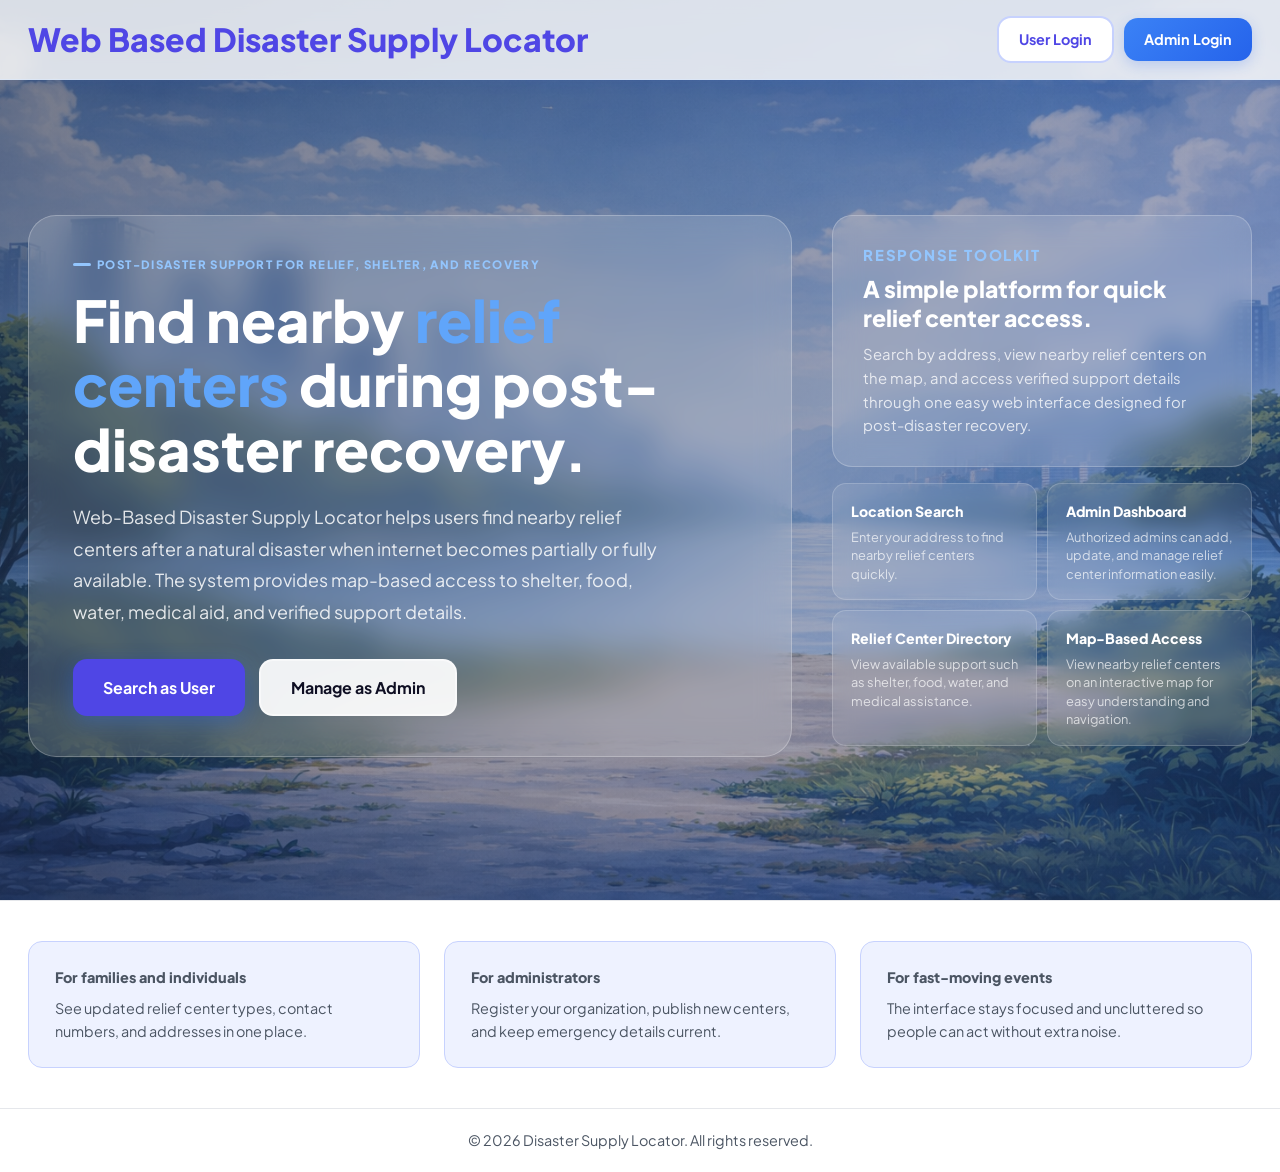
<file: index.html>
<!DOCTYPE html>
<html lang="en">

<head>
  <meta charset="UTF-8" />
  <meta name="viewport" content="width=device-width, initial-scale=1.0" />
  <title>Disaster Supply Locator</title>
  <link rel="preconnect" href="https://fonts.googleapis.com" />
  <link rel="preconnect" href="https://fonts.gstatic.com" crossorigin />
  <link href="https://fonts.googleapis.com/css2?family=Plus+Jakarta+Sans:wght@400;500;600;700;800;900&display=swap"
    rel="stylesheet" />
  <link rel="stylesheet" href="style.css" />
</head>

<body data-page="home">
  <div class="page-wrapper landing-page">
    <header class="site-header site-header--floating">
      <div class="nav-container container">
        <a href="index.html" class="logo"><span>Web Based Disaster Supply</span> <span>Locator</span></a>
        <div class="header-buttons">
          <a href="user-auth.html" class="btn btn-outline">User Login</a>
          <a href="admin-auth.html" class="btn btn-primary">Admin Login</a>
        </div>
      </div>
    </header>

    <main class="hero-section">
      <div class="hero-overlay">
        <div class="container hero-grid">
          <section class="glass-panel hero-copy">
            <p class="eyebrow">POST-DISASTER SUPPORT FOR RELIEF, SHELTER, AND RECOVERY</p>
            <h1>Find nearby <span>relief centers </span>during post-disaster recovery.</h1>
            <p class="hero-lead">
              Web-Based Disaster Supply Locator helps users find nearby relief centers after a natural disaster when
              internet becomes partially or fully available. The system provides map-based access to shelter, food,
              water, medical aid, and verified support details.
            </p>

            <div class="hero-buttons">
              <a href="user-auth.html" class="btn hero-btn-primary">Search as User</a>
              <a href="admin-auth.html" class="btn hero-btn-secondary">Manage as Admin</a>
            </div>
          </section>

          <aside class="hero-side">
            <div class="hero-status-card">
              <p class="status-kicker">Response toolkit</p>
              <h2>A simple platform for quick relief center access.</h2>
              <p>
                Search by address, view nearby relief centers on the map, and access verified support details through
                one easy web interface designed for post-disaster recovery.
              </p>
            </div>

            <div class="hero-metrics">
              <article class="metric-card">
                <strong>Location Search</strong>
                <span>Enter your address to find nearby relief centers quickly.</span>
              </article>
              <article class="metric-card">
                <strong>Admin Dashboard</strong>
                <span>Authorized admins can add, update, and manage relief center information easily.</span>
              </article>
              <article class="metric-card">
                <strong>Relief Center Directory</strong>
                <span>View available support such as shelter, food, water, and medical assistance.</span>
              </article>
              <article class="metric-card">
                <strong>Map-Based Access</strong>
                <span>View nearby relief centers on an interactive map for easy understanding and navigation.</span>
              </article>
            </div>
          </aside>
        </div>
      </div>
    </main>

    <section class="info-section">
      <div class="container info-grid">
        <article class="info-card">
          <p class="info-card-title">For families and individuals</p>
          <p>See updated relief center types, contact numbers, and addresses in one place.</p>
        </article>
        <article class="info-card">
          <p class="info-card-title">For administrators</p>
          <p>Register your organization, publish new centers, and keep emergency details current.</p>
        </article>
        <article class="info-card">
          <p class="info-card-title">For fast-moving events</p>
          <p>The interface stays focused and uncluttered so people can act without extra noise.</p>
        </article>
      </div>
    </section>

    <footer class="site-footer">
      <div class="container footer-content">
        <p>&copy; 2026 Disaster Supply Locator. All rights reserved.</p>
      </div>
    </footer>
  </div>

  <script src="app_new.js"></script>
</body>

</html>
</file>
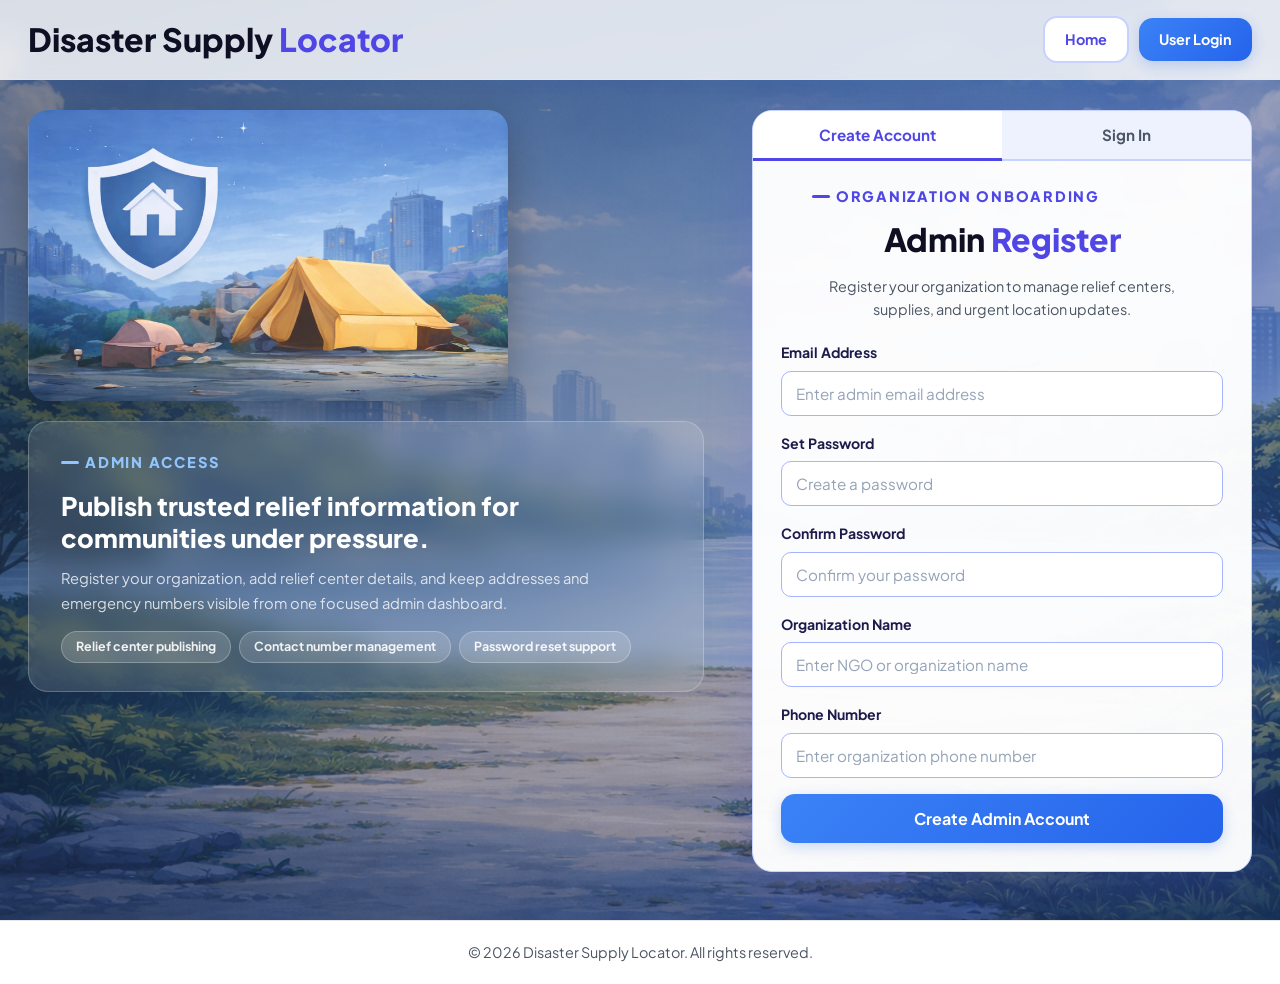
<file: admin-auth.html>
<!DOCTYPE html>
<html lang="en">
<head>
  <meta charset="UTF-8" />
  <meta name="viewport" content="width=device-width, initial-scale=1.0" />
  <title>Admin Access | Disaster Supply Locator</title>
  <link rel="preconnect" href="https://fonts.googleapis.com" />
  <link rel="preconnect" href="https://fonts.gstatic.com" crossorigin />
  <link href="https://fonts.googleapis.com/css2?family=Plus+Jakarta+Sans:wght@400;500;600;700;800;900&display=swap" rel="stylesheet" />
  <link rel="stylesheet" href="style.css" />
</head>
<body data-page="admin-auth">
  <div class="auth-page-shell">
    <header class="site-header site-header--floating">
      <div class="nav-container container">
        <a href="index.html" class="logo">Disaster Supply <span>Locator</span></a>
        <div class="header-buttons">
          <a href="index.html" class="btn btn-outline">Home</a>
          <a href="user-auth.html" class="btn btn-primary">User Login</a>
        </div>
      </div>
    </header>

    <main class="auth-page">
      <div class="auth-overlay">
        <div class="container auth-layout">
          <section class="auth-visual admin-auth-visual">
            <img src="sidebar-top.png" alt="Relief shelter and protection illustration" class="auth-badge-art auth-badge-art--wide" />
            <div class="auth-visual-card">
              <p class="eyebrow">Admin access</p>
              <h1>Publish trusted relief information for communities under pressure.</h1>
              <p>
                Register your organization, add relief center details, and keep addresses and
                emergency numbers visible from one focused admin dashboard.
              </p>
              <div class="auth-chip-row">
                <span class="auth-chip">Relief center publishing</span>
                <span class="auth-chip">Contact number management</span>
                <span class="auth-chip">Password reset support</span>
              </div>
            </div>
          </section>

          <section class="auth-card auth-card-wide">
            <div class="auth-toggle">
              <button class="toggle-btn active" id="adminRegisterToggleBtn" type="button">Create Account</button>
              <button class="toggle-btn" id="adminSigninToggleBtn" type="button">Sign In</button>
            </div>

            <div id="adminRegisterForm" class="auth-panel active-panel">
              <div class="auth-card-header">
                <p class="section-kicker">Organization onboarding</p>
                <h2>Admin <span>Register</span></h2>
                <p>Register your organization to manage relief centers, supplies, and urgent location updates.</p>
              </div>

              <form class="auth-form" id="adminRegisterActualForm">
                <div class="form-group">
                  <label for="adminEmail">Email Address</label>
                  <input type="email" id="adminEmail" placeholder="Enter admin email address" required />
                </div>

                <div class="form-group">
                  <label for="adminPassword">Set Password</label>
                  <input type="password" id="adminPassword" placeholder="Create a password" required />
                </div>

                <div class="form-group">
                  <label for="adminConfirmPassword">Confirm Password</label>
                  <input type="password" id="adminConfirmPassword" placeholder="Confirm your password" required />
                </div>

                <div class="form-group">
                  <label for="companyName">Organization Name</label>
                  <input type="text" id="companyName" placeholder="Enter NGO or organization name" required />
                </div>

                <div class="form-group">
                  <label for="adminPhone">Phone Number</label>
                  <input type="tel" id="adminPhone" placeholder="Enter organization phone number" required />
                </div>

                <button type="submit" class="submit-btn">Create Admin Account</button>
              </form>
            </div>

            <div id="adminSigninForm" class="auth-panel">
              <div class="auth-card-header">
                <p class="section-kicker">Returning administrator</p>
                <h2>Admin <span>Sign In</span></h2>
                <p>Enter your organization credentials to manage live relief center information.</p>
              </div>

              <form class="auth-form" id="adminSigninActualForm">
                <div class="form-group">
                  <label for="signinAdminEmail">Email Address</label>
                  <input type="email" id="signinAdminEmail" placeholder="Enter admin email address" required />
                </div>

                <div class="form-group">
                  <label for="signinAdminPassword">Password</label>
                  <input type="password" id="signinAdminPassword" placeholder="Enter password" required />
                </div>

                <button type="submit" class="submit-btn">Sign In</button>
              </form>

              <div class="forgot-password-box">
                <button type="button" class="forgot-password-btn" id="showResetPasswordBtn">Reset password</button>
              </div>

              <div class="reset-password-panel" id="resetPasswordPanel">
                <form class="auth-form reset-form" id="adminResetPasswordForm">
                  <div class="form-group">
                    <label for="resetAdminEmail">Email Address</label>
                    <input type="email" id="resetAdminEmail" placeholder="Enter your registered email" required />
                  </div>

                  <div class="form-group">
                    <label for="newAdminPassword">New Password</label>
                    <input type="password" id="newAdminPassword" placeholder="Enter a new password" required />
                  </div>

                  <div class="form-group">
                    <label for="confirmNewAdminPassword">Confirm New Password</label>
                    <input type="password" id="confirmNewAdminPassword" placeholder="Confirm the new password" required />
                  </div>

                  <button type="submit" class="submit-btn">Save New Password</button>
                </form>
              </div>
            </div>
          </section>
        </div>
      </div>
    </main>

    <footer class="site-footer">
      <div class="container footer-content">
        <p>&copy; 2026 Disaster Supply Locator. All rights reserved.</p>
      </div>
    </footer>
  </div>

  <script src="app_new.js"></script>
</body>
</html>
</file>
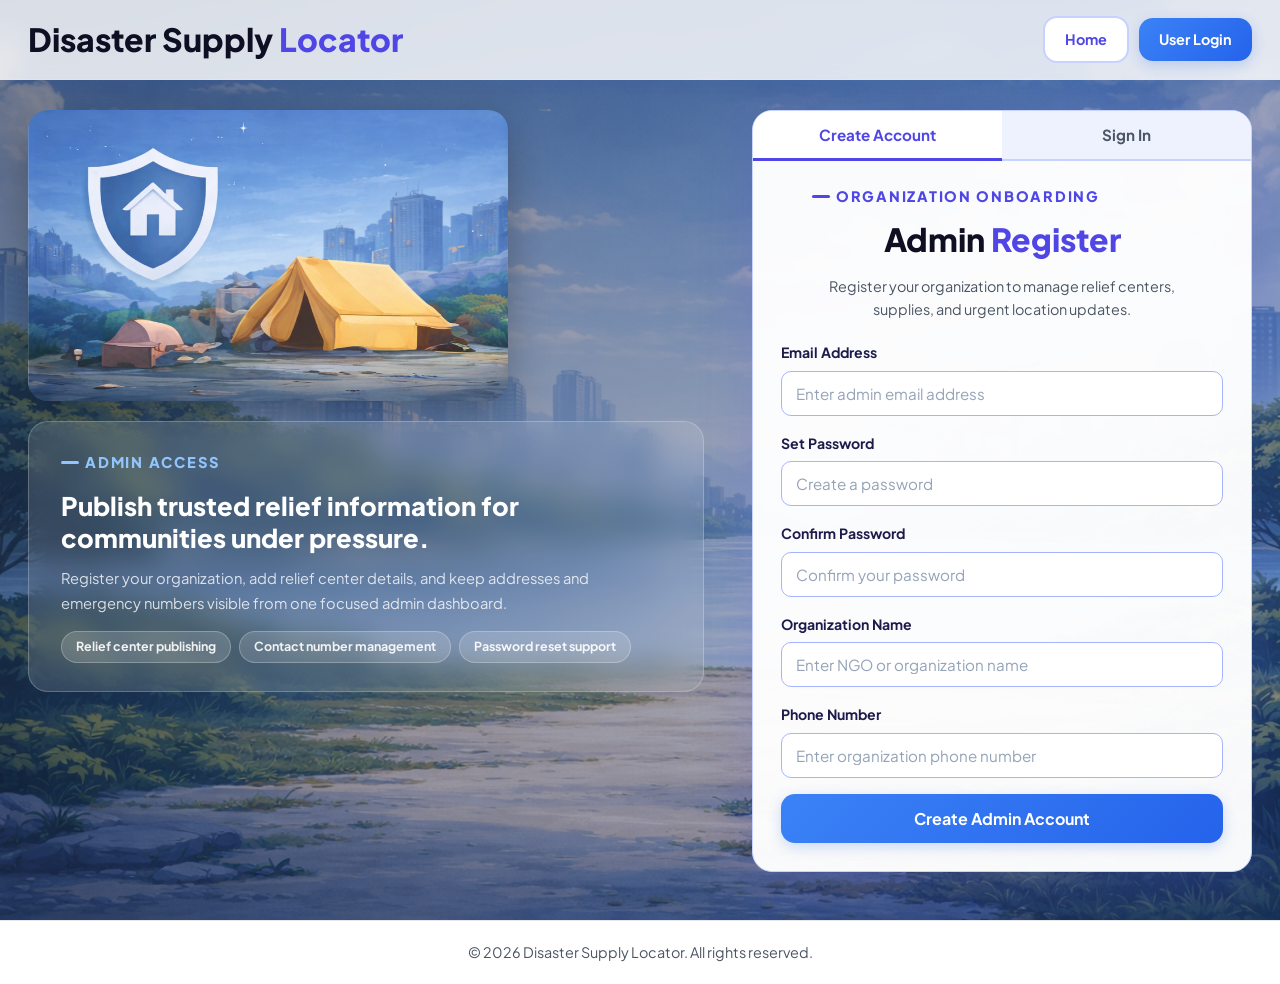
<file: admin-dashboard.html>
<!DOCTYPE html>
<html lang="en">

<head>
  <meta charset="UTF-8" />
  <meta name="viewport" content="width=device-width, initial-scale=1.0" />
  <title>Admin Dashboard | Disaster Supply Locator</title>
  <link rel="preconnect" href="https://fonts.googleapis.com" />
  <link rel="preconnect" href="https://fonts.gstatic.com" crossorigin />
  <link href="https://fonts.googleapis.com/css2?family=Plus+Jakarta+Sans:wght@400;500;600;700;800;900&display=swap"
    rel="stylesheet" />
  <link rel="stylesheet" href="style.css" />
</head>

<body data-page="admin-dashboard">
  <div class="admin-wrapper">
    <header class="admin-header">
      <div class="header-left">
        <div>
          <p class="page-kicker">Command center</p>
          <h1 class="brand-title">Disaster Supply <span>Locator</span></h1>
        </div>
        <div class="page-title-wrap">
          <h2 class="page-title" id="pageTitle">Admin Dashboard</h2>
          <p class="page-subtitle" id="adminSubtitle">Manage relief center records, contacts, and emergency updates.</p>
        </div>
      </div>

      <div class="header-right">
        <button class="top-btn light-btn" id="editBtn" type="button">Manage Centers</button>
        <button class="top-btn primary-btn" id="logoutTopBtn" type="button">Logout</button>
      </div>
    </header>

    <div class="admin-main">
      <aside class="sidebar">
        <div class="sidebar-image top-image" id="sidebarTopImage" aria-hidden="true"></div>
        <nav class="sidebar-nav" id="sidebarNav"></nav>
        <div class="sidebar-image bottom-image" id="sidebarBottomImage" aria-hidden="true"></div>
      </aside>

      <main class="content-area">
        <section class="content-card view-section dashboard-view active-view" id="dashboardView">
          <div class="card-header">
            <div>
              <p class="section-kicker">Live registry</p>
              <h3>Relief Centers</h3>
            </div>
            <button class="small-action-btn top-right-btn" id="organizationInfoBtn" type="button">Organization
              Info</button>
          </div>

          <div class="card-controls">
            <button class="filter-btn" id="totalItemsBtn" type="button">0 Centers</button>
            <button class="small-action-btn" id="addCenterTopBtn" type="button">Add Center</button>
          </div>

          <div class="table-wrapper">
            <table class="relief-table" id="reliefTable">
              <thead>
                <tr>
                  <th>Relief Center</th>
                  <th>Relief Type</th>
                  <th>Address</th>
                  <th>Organization Phone</th>
                  <th>Last Updated</th>
                  <th>Delete</th>
                </tr>
              </thead>
              <tbody id="reliefTableBody"></tbody>
            </table>

            <div class="empty-state" id="emptyState">
              <p>No relief centers added yet. Use <strong>Add Center</strong> to publish the first one.</p>
            </div>
          </div>

          <div class="bottom-actions">
            <button class="main-btn primary-fill" id="addCenterBtn" type="button">Add Center</button>
          </div>
        </section>

        <section class="content-card view-section manage-view" id="manageView">
          <div class="card-header">
            <div>
              <p class="section-kicker">Publishing form</p>
              <h3>Manage Relief Centers</h3>
            </div>
            <button class="small-action-btn top-right-btn" id="manageHintBtn" type="button">Keep details
              accurate</button>
          </div>

          <form class="manage-form" id="reliefForm">
            <div class="form-row two-col">
              <div class="form-group">
                <label for="centerName">Center Name / Organization Name</label>
                <input type="text" id="centerName" placeholder="Enter the center or organization name" required />
              </div>

              <div class="form-group">
                <label for="reliefType">Type of Relief</label>
                <select id="reliefType" required>
                  <option value="">Please select</option>
                  <option>Medical Relief</option>
                  <option>Food and Water Relief</option>
                  <option>Shelter Relief</option>
                </select>
              </div>
            </div>

            <div class="form-row one-col">
              <div class="form-group">
                <label for="address">Address</label>
                <div class="input-with-icon">
                  <input type="text" id="address" placeholder="Enter the full address" required />
                  <span class="input-icon">Search</span>
                </div>
              </div>
            </div>

            <div class="form-row one-col">
              <div class="form-group">
                <label for="phoneNumber">Phone Number of Organization</label>
                <input type="tel" id="phoneNumber" placeholder="Enter a reachable phone number" required />
              </div>
            </div>
            <!--
            <div class="sms-action-box">
              <div class="sms-hint">
                <span class="sms-hint-icon">📲</span>
                <div>
                  <p class="sms-hint-title">Send Emergency SMS to Nearby Users</p>
                  <p class="sms-hint-desc">Click below to auto-send SMS alerts to all registered users near the entered
                    address (within 50 km).</p>
                </div>
              </div>
              <button type="button" class="sms-send-btn" id="sendSmsBtn">
                <span class="sms-btn-icon">✉</span> Send SMS to Nearby Users
              </button>
            </div>
          -->

            <div class="form-actions-row">
              <button type="submit" class="main-btn primary-fill">Save Relief Center</button>
            </div>

            <div class="form-bottom-row">
              <button type="button" class="danger-btn" id="clearFormBtn">Clear Form</button>
              <button type="button" class="back-btn" id="backToDashboardBtn">Back to Dashboard</button>
            </div>
          </form>

          <div class="bottom-back-link">
            <button class="bottom-link-btn" id="bottomBackBtn" type="button">Return to dashboard</button>
          </div>
        </section>
      </main>
    </div>

    <footer class="site-footer">
      <div class="container footer-content">
        <p>&copy; 2026 Disaster Supply Locator. All rights reserved.</p>
      </div>
    </footer>
  </div>

  <script src="app_new.js"></script>
</body>

</html>
</file>
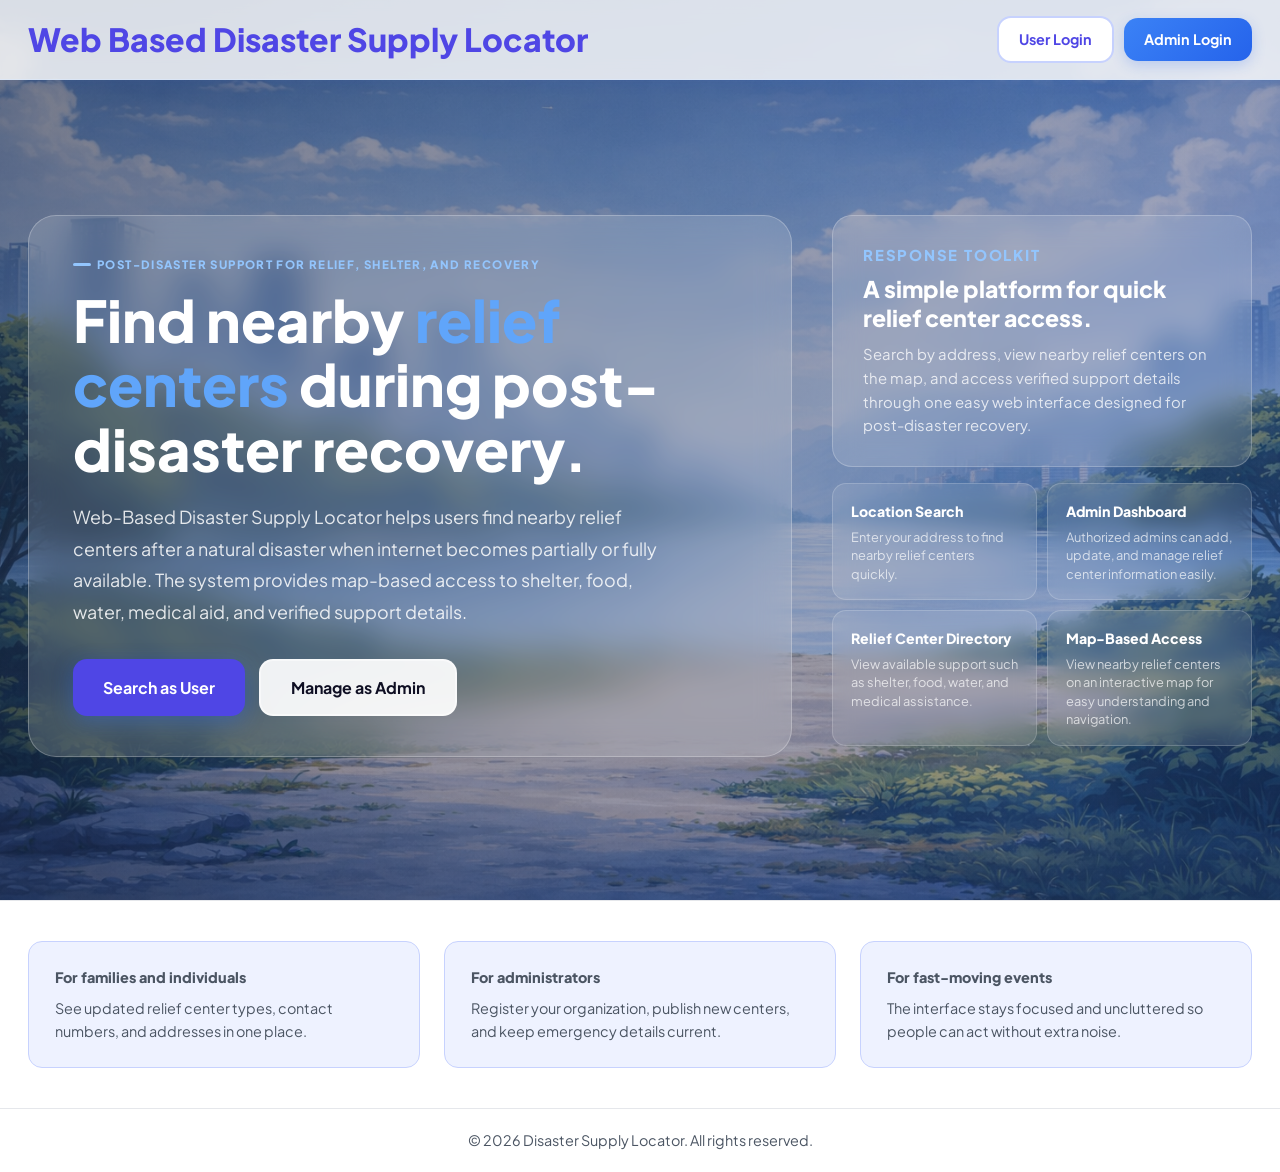
<file: hi.html>
<!DOCTYPE html>
<html lang="en">

<head>
  <meta charset="UTF-8" />
  <meta name="viewport" content="width=device-width, initial-scale=1.0" />
  <title>Disaster Supply Locator</title>
  <link rel="preconnect" href="https://fonts.googleapis.com" />
  <link rel="preconnect" href="https://fonts.gstatic.com" crossorigin />
  <link href="https://fonts.googleapis.com/css2?family=Plus+Jakarta+Sans:wght@400;500;600;700;800;900&display=swap"
    rel="stylesheet" />
  <link rel="stylesheet" href="style.css" />
</head>

<body data-page="home">
  <div class="page-wrapper landing-page">
    <header class="site-header site-header--floating">
      <div class="nav-container container">
        <a href="hi.html" class="logo"><span>Web Based Disaster Supply</span> <span>Locator</span></a>
        <div class="header-buttons">
          <a href="user-auth.html" class="btn btn-outline">User Login</a>
          <a href="admin-auth.html" class="btn btn-primary">Admin Login</a>
        </div>
      </div>
    </header>

    <main class="hero-section">
      <div class="hero-overlay">
        <div class="container hero-grid">
          <section class="glass-panel hero-copy">
            <p class="eyebrow">POST-DISASTER SUPPORT FOR RELIEF, SHELTER, AND RECOVERY</p>
            <h1>Find nearby <span>relief centers </span>during post-disaster recovery.</h1>
            <p class="hero-lead">
              Web-Based Disaster Supply Locator helps users find nearby relief centers after a natural disaster when
              internet becomes partially or fully available. The system provides map-based access to shelter, food,
              water, medical aid, and verified support details.
            </p>

            <div class="hero-buttons">
              <a href="user-auth.html" class="btn hero-btn-primary">Search as User</a>
              <a href="admin-auth.html" class="btn hero-btn-secondary">Manage as Admin</a>
            </div>
          </section>

          <aside class="hero-side">
            <div class="hero-status-card">
              <p class="status-kicker">Response toolkit</p>
              <h2>A simple platform for quick relief center access.</h2>
              <p>
                Search by address, view nearby relief centers on the map, and access verified support details through
                one easy web interface designed for post-disaster recovery.
              </p>
            </div>

            <div class="hero-metrics">
              <article class="metric-card">
                <strong>Location Search</strong>
                <span>Enter your address to find nearby relief centers quickly.</span>
              </article>
              <article class="metric-card">
                <strong>Admin Dashboard</strong>
                <span>Authorized admins can add, update, and manage relief center information easily.</span>
              </article>
              <article class="metric-card">
                <strong>Relief Center Directory</strong>
                <span>View available support such as shelter, food, water, and medical assistance.</span>
              </article>
              <article class="metric-card">
                <strong>Map-Based Access</strong>
                <span>View nearby relief centers on an interactive map for easy understanding and navigation.</span>
              </article>
            </div>
          </aside>
        </div>
      </div>
    </main>

    <section class="info-section">
      <div class="container info-grid">
        <article class="info-card">
          <p class="info-card-title">For families and individuals</p>
          <p>See updated relief center types, contact numbers, and addresses in one place.</p>
        </article>
        <article class="info-card">
          <p class="info-card-title">For administrators</p>
          <p>Register your organization, publish new centers, and keep emergency details current.</p>
        </article>
        <article class="info-card">
          <p class="info-card-title">For fast-moving events</p>
          <p>The interface stays focused and uncluttered so people can act without extra noise.</p>
        </article>
      </div>
    </section>

    <footer class="site-footer">
      <div class="container footer-content">
        <p>&copy; 2026 Disaster Supply Locator. All rights reserved.</p>
      </div>
    </footer>
  </div>

  <script src="app_new.js"></script>
</body>

</html>
</file>
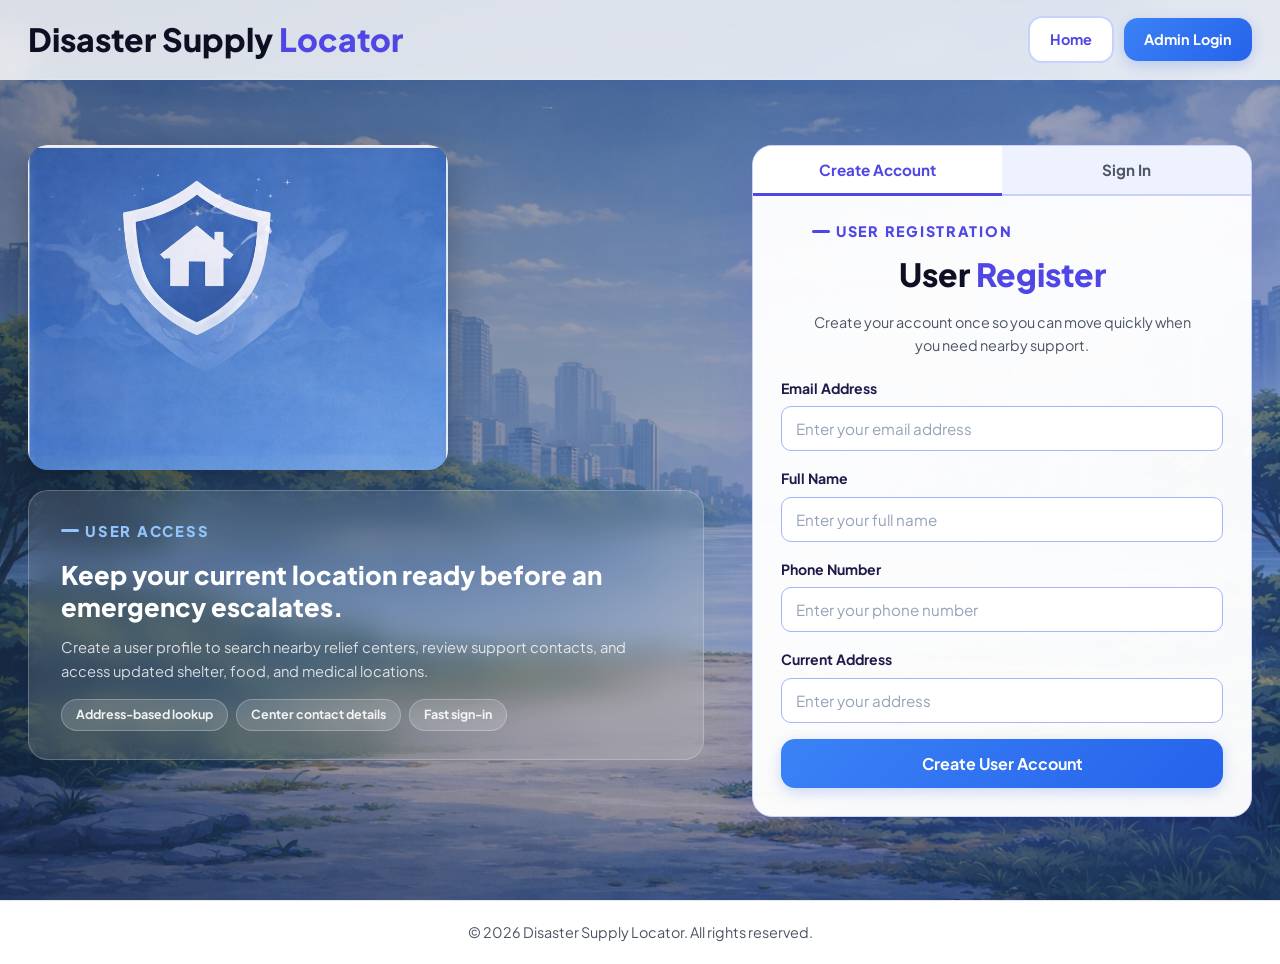
<file: user-auth.html>
<!DOCTYPE html>
<html lang="en">
<head>
  <meta charset="UTF-8" />
  <meta name="viewport" content="width=device-width, initial-scale=1.0" />
  <title>User Access | Disaster Supply Locator</title>
  <link rel="preconnect" href="https://fonts.googleapis.com" />
  <link rel="preconnect" href="https://fonts.gstatic.com" crossorigin />
  <link href="https://fonts.googleapis.com/css2?family=Plus+Jakarta+Sans:wght@400;500;600;700;800;900&display=swap" rel="stylesheet" />
  <link rel="stylesheet" href="style.css" />
</head>
<body data-page="user-auth">
  <div class="auth-page-shell">
    <header class="site-header site-header--floating">
      <div class="nav-container container">
        <a href="index.html" class="logo">Disaster Supply <span>Locator</span></a>
        <div class="header-buttons">
          <a href="index.html" class="btn btn-outline">Home</a>
          <a href="admin-auth.html" class="btn btn-primary">Admin Login</a>
        </div>
      </div>
    </header>

    <main class="auth-page">
      <div class="auth-overlay">
        <div class="container auth-layout">
          <section class="auth-visual">
            <img src="sidebar-top-dashboard.png" alt="Shelter protection illustration" class="auth-badge-art" />
            <div class="auth-visual-card">
              <p class="eyebrow">User access</p>
              <h1>Keep your current location ready before an emergency escalates.</h1>
              <p>
                Create a user profile to search nearby relief centers, review support contacts,
                and access updated shelter, food, and medical locations.
              </p>
              <div class="auth-chip-row">
                <span class="auth-chip">Address-based lookup</span>
                <span class="auth-chip">Center contact details</span>
                <span class="auth-chip">Fast sign-in</span>
              </div>
            </div>
          </section>

          <section class="auth-card auth-card-wide">
            <div class="auth-toggle">
              <button class="toggle-btn active" id="userRegisterToggleBtn" type="button">Create Account</button>
              <button class="toggle-btn" id="userSigninToggleBtn" type="button">Sign In</button>
            </div>

            <div id="userRegisterForm" class="auth-panel active-panel">
              <div class="auth-card-header">
                <p class="section-kicker">User registration</p>
                <h2>User <span>Register</span></h2>
                <p>Create your account once so you can move quickly when you need nearby support.</p>
              </div>

              <form class="auth-form" id="userRegisterActualForm">
                <div class="form-group">
                  <label for="userEmail">Email Address</label>
                  <input type="email" id="userEmail" placeholder="Enter your email address" required />
                </div>

                <div class="form-group">
                  <label for="userName">Full Name</label>
                  <input type="text" id="userName" placeholder="Enter your full name" required />
                </div>

                <div class="form-group">
                  <label for="userPhone">Phone Number</label>
                  <input type="tel" id="userPhone" placeholder="Enter your phone number" required />
                </div>

                <div class="form-group">
                  <label for="userAddress">Current Address</label>
                  <input type="text" id="userAddress" placeholder="Enter your address" required />
                </div>

                <button type="submit" class="submit-btn">Create User Account</button>
              </form>
            </div>

            <div id="userSigninForm" class="auth-panel">
              <div class="auth-card-header">
                <p class="section-kicker">Returning user</p>
                <h2>User <span>Sign In</span></h2>
                <p>Sign in with your email to reach the relief directory and search tools.</p>
              </div>

              <form class="auth-form" id="userSigninActualForm">
                <div class="form-group">
                  <label for="signinUserEmail">Email Address</label>
                  <input type="email" id="signinUserEmail" placeholder="Enter your email address" required />
                </div>

                <button type="submit" class="submit-btn">Sign In</button>
              </form>
            </div>
          </section>
        </div>
      </div>
    </main>

    <footer class="site-footer">
      <div class="container footer-content">
        <p>&copy; 2026 Disaster Supply Locator. All rights reserved.</p>
      </div>
    </footer>
  </div>

  <script src="app_new.js"></script>
</body>
</html>
</file>
<file: style.css>
/* ============================================================
   Disaster Supply Locator — style.css  v2  (Premium Redesign)
   ============================================================ */

/* =========================
   RESET + ROOT VARIABLES
========================= */
*, *::before, *::after {
  margin: 0;
  padding: 0;
  box-sizing: border-box;
}

:root {
  /* Brand colors */
  --primary:        #4f46e5;
  --primary-dark:   #3730a3;
  --primary-mid:    #6366f1;
  --primary-light:  #eef2ff;
  --accent:         #06b6d4;
  --accent-dark:    #0e7490;
  --success:        #10b981;
  --warning:        #f59e0b;
  --danger:         #ef4444;
  --danger-bg:      #fff1f2;
  --danger-border:  #fecdd3;

  /* Text */
  --text-dark:      #0f0f23;
  --text-mid:       #1e1b4b;
  --text-gray:      #4b5563;
  --text-light:     #6b7280;

  /* Surfaces */
  --white:          #ffffff;
  --bg-page:        #f1f5ff;
  --bg-subtle:      #e8ecfb;
  --border:         #c7d2fe;
  --border-input:   #a5b4fc;
  --border-light:   #e0e7ff;

  /* Shadows */
  --shadow-xs:  0 1px 3px rgba(79,70,229,0.08);
  --shadow-sm:  0 4px 12px rgba(79,70,229,0.10);
  --shadow-md:  0 8px 28px rgba(79,70,229,0.14);
  --shadow-lg:  0 20px 56px rgba(79,70,229,0.18);
  --shadow-xl:  0 32px 80px rgba(79,70,229,0.22);

  /* Radius */
  --radius-xs:  6px;
  --radius-sm:  10px;
  --radius-md:  14px;
  --radius-lg:  20px;
  --radius-xl:  28px;
  --radius-2xl: 36px;

  /* Transitions */
  --ease:       cubic-bezier(0.34, 1.56, 0.64, 1);
  --ease-out:   cubic-bezier(0.22, 1, 0.36, 1);
}

html { scroll-behavior: smooth; }

body {
  font-family: "Plus Jakarta Sans", "Segoe UI", Arial, sans-serif;
  background: var(--bg-page);
  color: var(--text-dark);
  min-height: 100vh;
  line-height: 1.6;
  -webkit-font-smoothing: antialiased;
}

img { display: block; max-width: 100%; }
a  { text-decoration: none; color: inherit; }

/* =========================
   GLOBAL ANIMATIONS
========================= */
@keyframes fadeUp {
  from { opacity: 0; transform: translateY(18px); }
  to   { opacity: 1; transform: translateY(0); }
}
@keyframes fadeIn {
  from { opacity: 0; }
  to   { opacity: 1; }
}
@keyframes slideRight {
  from { opacity: 0; transform: translateX(-16px); }
  to   { opacity: 1; transform: translateX(0); }
}
@keyframes pulse-ring {
  0%   { box-shadow: 0 0 0 0 rgba(79,70,229,0.35); }
  70%  { box-shadow: 0 0 0 10px rgba(79,70,229,0); }
  100% { box-shadow: 0 0 0 0 rgba(79,70,229,0); }
}
@keyframes shimmer {
  0%   { background-position: -600px 0; }
  100% { background-position: 600px 0; }
}

/* =========================
   LAYOUT HELPERS
========================= */
.container {
  width: 100%;
  max-width: 1320px;
  margin: 0 auto;
  padding: 0 28px;
}

.page-wrapper,
.auth-page-shell,
.user-dashboard-wrapper,
.admin-wrapper {
  width: 100%;
  min-height: 100vh;
  display: flex;
  flex-direction: column;
}

/* =========================
   TYPOGRAPHY TOKENS
========================= */
.eyebrow,
.section-kicker,
.page-kicker,
.status-kicker {
  font-size: 0.72rem;
  font-weight: 800;
  letter-spacing: 0.12em;
  text-transform: uppercase;
  color: var(--primary);
  margin-bottom: 6px;
  display: flex;
  align-items: center;
  gap: 6px;
}
.eyebrow::before,
.section-kicker::before,
.page-kicker::before {
  content: "";
  display: inline-block;
  width: 18px;
  height: 3px;
  border-radius: 2px;
  background: currentColor;
  flex-shrink: 0;
}

/* =========================
   SITE HEADER
========================= */
.site-header {
  width: 100%;
  background: var(--white);
  border-bottom: 1px solid #e5e7eb;
  box-shadow: var(--shadow-sm);
  position: relative;
  z-index: 100;
}
 
/* floating header sits over the background image */
.site-header--floating {
  position: absolute;
  top: 0;
  left: 0;
  background: rgba(255,255,255,0.82);
  backdrop-filter: blur(10px);
  -webkit-backdrop-filter: blur(10px);
  border-bottom: 1px solid rgba(219,234,254,0.6);
  box-shadow: 0 2px 16px rgba(37,99,235,0.06);
}
 
.nav-container {
  display: flex;
  align-items: center;
  justify-content: space-between;
  padding-top: 16px;
  padding-bottom: 16px;
  gap: 16px;
  flex-wrap: wrap;
}
 
.logo {
  font-size: clamp(1.4rem, 2.5vw, 2rem);
  font-weight: 800;
  color: var(--text-dark);
  line-height: 1.1;
}
.logo span { color: var(--primary); }
 
.header-buttons {
  display: flex;
  align-items: center;
  gap: 10px;
  flex-wrap: wrap;
}
 
/* =========================
   BUTTONS — SHARED BASE
========================= */
.btn,
.submit-btn,
.top-btn,
.main-btn,
.small-action-btn,
.filter-btn,
.secondary-btn,
.danger-btn,
.back-btn,
.user-logout-btn,
.address-btn,
.toggle-btn,
.bottom-link-btn,
.forgot-password-btn,
.search-bar-box button {
  display: inline-flex;
  align-items: center;
  justify-content: center;
  border: none;
  outline: none;
  cursor: pointer;
  font-family: inherit;
  font-weight: 700;
  border-radius: var(--radius-md);
  transition: background 0.2s, transform 0.15s, box-shadow 0.2s;
  text-decoration: none;
}
 
/* primary / blue */
.btn-primary,
.submit-btn,
.user-logout-btn,
.address-btn,
.search-bar-box button {
  background: linear-gradient(135deg, #3b82f6, #2563eb);
  color: var(--white);
  box-shadow: 0 4px 14px rgba(37,99,235,0.22);
}
.btn-primary:hover,
.submit-btn:hover,
.user-logout-btn:hover,
.address-btn:hover,
.search-bar-box button:hover {
  background: linear-gradient(135deg, #2563eb, #1d4ed8);
  transform: translateY(-1px);
}
 
/* outline / ghost */
.btn-outline,
.light-btn,
.secondary-btn,
.back-btn,
.small-action-btn {
  background: var(--white);
  color: var(--primary);
  border: 2px solid var(--border);
}
.btn-outline:hover,
.light-btn:hover,
.secondary-btn:hover,
.back-btn:hover,
.small-action-btn:hover {
  background: var(--primary-light);
}
 
/* danger */
.danger-btn {
  background: var(--danger-bg);
  color: var(--danger);
  border: 2px solid var(--danger-border);
}
.danger-btn:hover { background: #ffecec; }
 
/* sizes */
.btn              { padding: 10px 20px; font-size: clamp(0.9rem, 1.1vw, 1rem); }
.submit-btn       { width: 100%; padding: 14px; font-size: 1rem; border-radius: var(--radius-md); }
.top-btn          { min-width: 120px; padding: 11px 22px; font-size: 0.95rem; }
.primary-btn      { background: linear-gradient(135deg, #3b82f6, #2563eb); color: var(--white);
                    box-shadow: 0 6px 16px rgba(37,99,235,0.2); }
.primary-btn:hover{ background: linear-gradient(135deg,#2563eb,#1d4ed8); }
.main-btn         { min-width: 180px; padding: 13px 24px; font-size: 1rem; }
.primary-fill     { background: linear-gradient(135deg, #3b82f6, #2563eb); color: var(--white);
                    box-shadow: 0 6px 18px rgba(37,99,235,0.18); }
.primary-fill:hover{ background: linear-gradient(135deg,#2563eb,#1d4ed8); transform: translateY(-1px); }
.filter-btn       { background: linear-gradient(135deg,#3b82f6,#2563eb); color: var(--white);
                    padding: 12px 20px; font-size: 0.95rem; min-width: 140px; }
.small-action-btn { padding: 10px 16px; font-size: 0.9rem; border-radius: var(--radius-sm); }
.delete-btn       { background: var(--white); color: #334155; border: 2px solid var(--border);
                    padding: 8px 14px; font-size: 0.85rem; border-radius: var(--radius-sm);
                    font-weight: 700; cursor: pointer; transition: background 0.2s; }
.delete-btn:hover { background: var(--danger-bg); color: var(--danger); border-color: var(--danger-border); }
 
/* =========================
   FOOTER
========================= */
.site-footer,
.user-dashboard-footer {
  background: var(--white);
  border-top: 1px solid #e5e7eb;
  padding: 20px 0;
  margin-top: auto;
}
.footer-content { text-align: center; color: var(--text-gray); font-size: 0.9rem; }
.user-dashboard-footer { padding: 18px 24px; text-align: center; color: var(--text-gray); font-size: 0.9rem; }
 
/* ============================================================
   LANDING PAGE  (index.html)
   ============================================================ */
.landing-page { display: flex; flex-direction: column; }
 
.hero-section {
  flex: 1;
  width: 100%;
  min-height: 100vh;
  background: url("dashboard-bg.png") center / cover no-repeat;
  display: flex;
  align-items: stretch;
}
 
.hero-overlay {
  flex: 1;
  width: 100%;
  background: linear-gradient(
    135deg,
    rgba(15,23,42,0.55) 0%,
    rgba(30,58,138,0.35) 100%
  );
  display: flex;
  align-items: center;
  padding-top: 100px; /* clear floating header */
  padding-bottom: 48px;
}
 
.hero-grid {
  display: grid;
  grid-template-columns: 1fr 420px;
  gap: 40px;
  align-items: start;
  padding-top: 20px;
}
 
/* glass card — left hero panel */
.glass-panel {
  background: rgba(255,255,255,0.14);
  backdrop-filter: blur(16px);
  -webkit-backdrop-filter: blur(16px);
  border: 1px solid rgba(255,255,255,0.25);
  border-radius: var(--radius-xl);
  padding: 40px 44px;
}
 
.hero-copy .eyebrow { color: #93c5fd; }
 
.hero-copy h1 {
  font-size: clamp(2rem, 4.5vw, 3.8rem);
  font-weight: 800;
  line-height: 1.12;
  color: var(--white);
  margin: 14px 0 20px;
}
.hero-copy h1 span { color: #60a5fa; }
 
.hero-lead {
  color: rgba(255,255,255,0.85);
  font-size: clamp(0.95rem, 1.4vw, 1.15rem);
  line-height: 1.75;
  margin-bottom: 32px;
  max-width: 600px;
}
 
.hero-buttons {
  display: flex;
  gap: 14px;
  flex-wrap: wrap;
}
 
.hero-btn-primary {
  background: var(--primary);
  color: var(--white);
  padding: 14px 30px;
  font-size: 1rem;
  border-radius: var(--radius-md);
  box-shadow: 0 6px 20px rgba(37,99,235,0.35);
}
.hero-btn-primary:hover {
  background: var(--primary-dark);
  transform: translateY(-2px);
}
 
.hero-btn-secondary {
  background: rgba(255,255,255,0.92);
  color: var(--text-dark);
  padding: 14px 30px;
  font-size: 1rem;
  border-radius: var(--radius-md);
  border: 2px solid rgba(255,255,255,0.5);
}
.hero-btn-secondary:hover {
  background: var(--white);
  transform: translateY(-2px);
}
 
/* right hero panel */
.hero-side {
  display: flex;
  flex-direction: column;
  gap: 16px;
}
 
.hero-status-card {
  background: rgba(255,255,255,0.13);
  backdrop-filter: blur(14px);
  -webkit-backdrop-filter: blur(14px);
  border: 1px solid rgba(255,255,255,0.22);
  border-radius: var(--radius-lg);
  padding: 28px 30px;
}
.hero-status-card .status-kicker { color: #93c5fd; }
.hero-status-card h2 {
  font-size: clamp(1.1rem, 1.8vw, 1.5rem);
  font-weight: 800;
  color: var(--white);
  margin: 8px 0 10px;
  line-height: 1.25;
}
.hero-status-card p {
  color: rgba(255,255,255,0.78);
  font-size: 0.93rem;
  line-height: 1.6;
}
 
.hero-metrics {
  display: grid;
  grid-template-columns: 1fr 1fr;
  gap: 10px;
}
 
.metric-card {
  background: rgba(255,255,255,0.1);
  backdrop-filter: blur(10px);
  -webkit-backdrop-filter: blur(10px);
  border: 1px solid rgba(255,255,255,0.18);
  border-radius: var(--radius-md);
  padding: 16px 18px;
  display: flex;
  flex-direction: column;
  gap: 5px;
}
.metric-card strong {
  font-size: 0.88rem;
  font-weight: 800;
  color: var(--white);
}
.metric-card span {
  font-size: 0.8rem;
  color: rgba(255,255,255,0.7);
  line-height: 1.45;
}
 
/* info section below hero */
.info-section {
  background: var(--white);
  border-top: 1px solid #e5e7eb;
  padding: 40px 0;
}
 
.info-grid {
  display: grid;
  grid-template-columns: repeat(3, 1fr);
  gap: 24px;
}
 
.info-card {
  background: var(--primary-light);
  border: 1px solid var(--border);
  border-radius: var(--radius-md);
  padding: 24px 26px;
}
.info-card-title {
  font-size: 0.95rem;
  font-weight: 800;
  color: var(--text-dark);
  margin-bottom: 8px;
}
.info-card p { font-size: 0.9rem; color: var(--text-gray); line-height: 1.6; }
 
/* ============================================================
   AUTH PAGES  (admin-auth.html + user-auth.html)
   ============================================================ */
.auth-page-shell { display: flex; flex-direction: column; position: relative; }
 
.auth-page {
  flex: 1;
  width: 100%;
  min-height: 100vh;
  background: url("dashboard-bg.png") center / cover no-repeat;
  display: flex;
  align-items: stretch;
}
 
.auth-overlay {
  flex: 1;
  width: 100%;
  background: linear-gradient(
    135deg,
    rgba(15,23,42,0.52) 0%,
    rgba(30,58,138,0.32) 100%
  );
  display: flex;
  align-items: center;
  padding: 110px 0 48px; /* top clears floating header */
}
 
/* two-column layout: visual left, form right */
.auth-layout {
  display: grid;
  grid-template-columns: 1fr 500px;
  gap: 48px;
  align-items: start;
}
 
/* ── LEFT: auth visual ── */
.auth-visual {
  display: flex;
  flex-direction: column;
  gap: 20px;
}
 
.auth-badge-art {
  width: 100%;
  max-width: 420px;
  border-radius: var(--radius-lg);
  box-shadow: 0 12px 40px rgba(0,0,0,0.28);
  object-fit: cover;
}
.auth-badge-art--wide { max-width: 480px; }
 
.auth-visual-card {
  background: rgba(255,255,255,0.12);
  backdrop-filter: blur(14px);
  -webkit-backdrop-filter: blur(14px);
  border: 1px solid rgba(255,255,255,0.22);
  border-radius: var(--radius-lg);
  padding: 28px 32px;
}
.auth-visual-card .eyebrow { color: #93c5fd; }
.auth-visual-card h1 {
  font-size: clamp(1.2rem, 2vw, 1.65rem);
  font-weight: 800;
  color: var(--white);
  line-height: 1.25;
  margin: 10px 0 12px;
}
.auth-visual-card > p {
  font-size: 0.92rem;
  color: rgba(255,255,255,0.8);
  line-height: 1.65;
  margin-bottom: 16px;
}
 
.auth-chip-row {
  display: flex;
  flex-wrap: wrap;
  gap: 8px;
}
.auth-chip {
  background: rgba(255,255,255,0.15);
  border: 1px solid rgba(255,255,255,0.25);
  border-radius: 20px;
  padding: 5px 14px;
  font-size: 0.78rem;
  font-weight: 700;
  color: rgba(255,255,255,0.9);
}
 
/* ── RIGHT: auth form card ── */
.auth-card {
  background: rgba(255,255,255,0.97);
  border: 1px solid var(--border);
  border-radius: var(--radius-lg);
  box-shadow: var(--shadow-lg);
  overflow: hidden;
}
.auth-card-wide { width: 100%; }
 
/* tab toggle */
.auth-toggle {
  display: flex;
  border-bottom: 2px solid var(--border);
  background: var(--primary-light);
}
.toggle-btn {
  flex: 1;
  padding: 14px 10px;
  font-size: 0.95rem;
  font-weight: 700;
  background: transparent;
  color: var(--text-gray);
  border: none;
  border-bottom: 3px solid transparent;
  margin-bottom: -2px;
  cursor: pointer;
  transition: color 0.2s, border-color 0.2s, background 0.2s;
  border-radius: 0;
}
.toggle-btn.active {
  color: var(--primary);
  border-bottom-color: var(--primary);
  background: var(--white);
}
.toggle-btn:hover:not(.active) { color: var(--text-mid); background: rgba(255,255,255,0.5); }
 
/* panels */
.auth-panel { display: none; }
.auth-panel.active-panel { display: block; }
 
.auth-card-header {
  padding: 24px 28px 10px;
  text-align: center;
}
.auth-card-header .section-kicker { color: var(--primary); }
.auth-card-header h2 {
  font-size: clamp(1.5rem, 2.5vw, 2rem);
  font-weight: 800;
  color: var(--text-dark);
  margin: 6px 0 10px;
}
.auth-card-header h2 span { color: var(--primary); }
.auth-card-header > p {
  font-size: 0.9rem;
  color: var(--text-gray);
  line-height: 1.6;
  max-width: 380px;
  margin: 0 auto;
}
 
/* form */
.auth-form { padding: 10px 28px 28px; }
.reset-form { padding: 0; }
 
.form-group { margin-bottom: 16px; }
.form-group label {
  display: block;
  margin-bottom: 7px;
  font-size: 0.88rem;
  font-weight: 700;
  color: var(--text-mid);
}
.form-group input,
.form-group select {
  width: 100%;
  padding: 12px 14px;
  border: 1.8px solid var(--border-input);
  border-radius: var(--radius-sm);
  font-size: 0.95rem;
  font-family: inherit;
  background: var(--white);
  color: var(--text-dark);
  outline: none;
  transition: border-color 0.2s, box-shadow 0.2s;
}
.form-group input:focus,
.form-group select:focus {
  border-color: var(--primary);
  box-shadow: 0 0 0 3px rgba(37,99,235,0.1);
}
.form-group input::placeholder { color: #94a3b8; }
 
/* forgot / reset password */
.forgot-password-box {
  padding: 4px 28px 16px;
  text-align: center;
}
.forgot-password-btn {
  background: none;
  border: none;
  color: var(--primary);
  font-size: 0.88rem;
  font-weight: 700;
  cursor: pointer;
  padding: 4px 8px;
  border-radius: var(--radius-sm);
  transition: background 0.2s;
}
.forgot-password-btn:hover { background: var(--primary-light); }
 
.reset-password-panel {
  display: none;
  padding: 16px 28px 24px;
  border-top: 1px solid var(--border);
  background: var(--primary-light);
}
.reset-password-panel.show-reset { display: block; }
 
/* ============================================================
   ADMIN DASHBOARD  (admin-dashboard.html)
   ============================================================ */
.admin-wrapper { display: flex; flex-direction: column; min-height: 100vh; }
 
.admin-header {
  width: 100%;
  background: var(--white);
  border-bottom: 1px solid #e5e7eb;
  box-shadow: var(--shadow-sm);
  padding: 14px 28px;
  display: flex;
  align-items: center;
  justify-content: space-between;
  gap: 20px;
  flex-wrap: wrap;
  position: sticky;
  top: 0;
  z-index: 50;
}
 
.header-left {
  display: flex;
  align-items: center;
  gap: 32px;
  flex-wrap: wrap;
}
.header-left .page-kicker { margin-bottom: 2px; }
.brand-title {
  font-size: clamp(1.4rem, 2.2vw, 2.2rem);
  font-weight: 800;
  color: var(--text-dark);
  line-height: 1.1;
}
.brand-title span { color: var(--primary); }
 
.page-title-wrap { border-left: 2px solid var(--border); padding-left: 28px; }
.page-title {
  font-size: clamp(1rem, 1.6vw, 1.5rem);
  font-weight: 700;
  color: var(--text-mid);
}
.page-subtitle {
  font-size: 0.82rem;
  color: var(--text-gray);
  margin-top: 3px;
  font-weight: 500;
}
 
.header-right { display: flex; align-items: center; gap: 10px; flex-wrap: wrap; }
 
/* admin body = sidebar + content */
.admin-main {
  flex: 1;
  display: grid;
  grid-template-columns: 220px 1fr;
  gap: 0;
}
 
/* ── SIDEBAR ── */
.sidebar {
  background: var(--white);
  border-right: 1px solid #e5e7eb;
  display: flex;
  flex-direction: column;
  min-height: 100%;
}
 
.sidebar-image {
  width: 100%;
  background-size: cover;
  background-position: center;
  background-repeat: no-repeat;
  flex-shrink: 0;
}
.top-image    { min-height: 200px; }
.bottom-image { min-height: 200px; flex: 1; }
 
/* image classes set by JS */
.dashboard-top    { background-image: url("sidebar-top-dashboard.png"); }
.dashboard-bottom { background-image: url("sidebar-bottom-dashboard.png"); }
.manage-top       { background-image: url("sidebar-top.png"); }
.manage-bottom    { background-image: url("sidebar-bottom.png"); }
 
.sidebar-nav { padding: 12px 0; display: flex; flex-direction: column; gap: 2px; }
 
.nav-item {
  display: flex;
  align-items: center;
  gap: 10px;
  width: 100%;
  padding: 13px 18px;
  font-size: 0.92rem;
  font-weight: 700;
  color: var(--text-gray);
  background: transparent;
  border: none;
  border-left: 3px solid transparent;
  cursor: pointer;
  text-align: left;
  transition: background 0.18s, color 0.18s, border-color 0.18s;
}
.nav-item:hover {
  background: var(--primary-light);
  color: var(--primary);
}
.nav-item.active {
  background: var(--primary-light);
  color: var(--primary);
  border-left-color: var(--primary);
}
.nav-icon { font-size: 1rem; }
 
/* ── CONTENT AREA ── */
.content-area {
  flex: 1;
  padding: 28px;
  overflow-y: auto;
  background: var(--bg-page);
}
 
.content-card {
  background: var(--white);
  border: 1px solid #e5e7eb;
  border-radius: var(--radius-lg);
  box-shadow: var(--shadow-sm);
  overflow: hidden;
}
 
/* view toggle */
.view-section { display: none; }
.view-section.active-view { display: block; }
 
/* card header */
.card-header {
  display: flex;
  align-items: center;
  justify-content: space-between;
  padding: 20px 24px 14px;
  border-bottom: 1px solid #f1f5f9;
  flex-wrap: wrap;
  gap: 12px;
}
.card-header h3 {
  font-size: clamp(1.2rem, 1.8vw, 1.6rem);
  font-weight: 800;
  color: var(--text-dark);
}
.card-header .section-kicker { margin-bottom: 3px; }
 
.card-controls {
  display: flex;
  align-items: center;
  gap: 12px;
  padding: 14px 24px;
  flex-wrap: wrap;
}
 
/* table */
.table-wrapper {
  padding: 0 24px 10px;
  overflow-x: auto;
}
 
.relief-table {
  width: 100%;
  border-collapse: collapse;
  font-size: 0.9rem;
}
.relief-table th {
  text-align: left;
  padding: 12px 14px;
  background: #f8fafc;
  color: var(--text-gray);
  font-size: 0.8rem;
  font-weight: 700;
  text-transform: uppercase;
  letter-spacing: 0.06em;
  border-bottom: 1px solid #e2e8f0;
  white-space: nowrap;
}
.relief-table td {
  padding: 12px 14px;
  border-bottom: 1px solid #f1f5f9;
  color: var(--text-mid);
  vertical-align: middle;
}
.relief-table tbody tr:hover { background: #f8fafc; }
.relief-table tbody tr:last-child td { border-bottom: none; }
 
.empty-state {
  padding: 36px 24px;
  text-align: center;
  color: var(--text-gray);
  font-size: 0.95rem;
  font-weight: 600;
}
.empty-state strong { color: var(--primary); }
 
.bottom-actions {
  display: flex;
  justify-content: flex-end;
  padding: 16px 24px;
  border-top: 1px solid #f1f5f9;
}
 
/* manage form */
.manage-form { padding: 24px; }
 
.form-row { margin-bottom: 18px; }
.form-row.two-col {
  display: grid;
  grid-template-columns: 1fr 1fr;
  gap: 18px;
}
.form-row.one-col { display: block; }
 
.manage-form .form-group { margin-bottom: 0; }
.manage-form .form-group label {
  display: block;
  margin-bottom: 7px;
  font-size: 0.88rem;
  font-weight: 700;
  color: var(--text-mid);
}
.manage-form .form-group input,
.manage-form .form-group select {
  width: 100%;
  padding: 12px 14px;
  border: 1.8px solid var(--border-input);
  border-radius: var(--radius-sm);
  font-size: 0.95rem;
  font-family: inherit;
  background: var(--white);
  color: var(--text-dark);
  outline: none;
  transition: border-color 0.2s, box-shadow 0.2s;
}
.manage-form .form-group input:focus,
.manage-form .form-group select:focus {
  border-color: var(--primary);
  box-shadow: 0 0 0 3px rgba(37,99,235,0.1);
}
.manage-form .form-group input::placeholder { color: #94a3b8; }
 
.input-with-icon { position: relative; }
.input-with-icon input { padding-right: 80px; }
.input-icon {
  position: absolute;
  right: 12px;
  top: 50%;
  transform: translateY(-50%);
  font-size: 0.78rem;
  font-weight: 700;
  color: var(--primary);
  pointer-events: none;
  background: var(--primary-light);
  padding: 3px 8px;
  border-radius: var(--radius-sm);
}
 
.form-actions-row {
  display: flex;
  align-items: center;
  gap: 14px;
  margin-bottom: 14px;
  flex-wrap: wrap;
}
.form-bottom-row {
  display: flex;
  align-items: center;
  justify-content: space-between;
  gap: 14px;
  padding-top: 14px;
  border-top: 1px solid #f1f5f9;
  flex-wrap: wrap;
}
 
.bottom-back-link {
  padding: 14px 24px;
  border-top: 1px solid #f1f5f9;
  text-align: center;
}
.bottom-link-btn {
  background: none;
  border: none;
  color: var(--primary);
  font-size: 0.9rem;
  font-weight: 700;
  cursor: pointer;
  padding: 6px 12px;
  border-radius: var(--radius-sm);
  transition: background 0.2s;
}
.bottom-link-btn:hover { background: var(--primary-light); }
 
/* ── SMS action box ── */
.sms-action-box {
  margin: 0 24px 18px;
  padding: 20px 22px;
  background: linear-gradient(135deg, #eff6ff 0%, #e0f2fe 100%);
  border: 1.5px solid #bfdbfe;
  border-radius: var(--radius-md);
  display: flex;
  flex-direction: column;
  gap: 14px;
}
.sms-hint {
  display: flex;
  align-items: flex-start;
  gap: 12px;
}
.sms-hint-icon {
  font-size: 1.6rem;
  line-height: 1;
  flex-shrink: 0;
  filter: drop-shadow(0 2px 4px rgba(37,99,235,0.2));
}
.sms-hint-title {
  font-size: 0.92rem;
  font-weight: 800;
  color: #1e3a8a;
  margin-bottom: 3px;
}
.sms-hint-desc {
  font-size: 0.8rem;
  color: #3b5998;
  line-height: 1.55;
}
.sms-send-btn {
  display: inline-flex;
  align-items: center;
  justify-content: center;
  gap: 8px;
  width: 100%;
  padding: 14px 20px;
  font-size: 0.98rem;
  font-weight: 800;
  font-family: inherit;
  border: none;
  border-radius: var(--radius-md);
  background: linear-gradient(135deg, #2563eb 0%, #1d4ed8 100%);
  color: #fff;
  cursor: pointer;
  box-shadow: 0 6px 20px rgba(37,99,235,0.28);
  transition: background 0.2s, transform 0.15s, box-shadow 0.2s;
  letter-spacing: 0.01em;
}
.sms-send-btn:hover {
  background: linear-gradient(135deg, #1d4ed8 0%, #1e40af 100%);
  transform: translateY(-2px);
  box-shadow: 0 10px 28px rgba(37,99,235,0.35);
}
.sms-send-btn:disabled {
  opacity: 0.6;
  cursor: not-allowed;
  transform: none;
}
.sms-btn-icon { font-size: 1.1rem; }
 
/* Emergency button for user dashboard */
.emergency-btn {
  display: inline-flex;
  align-items: center;
  justify-content: center;
  gap: 8px;
  padding: 13px 24px;
  font-size: 0.95rem;
  font-weight: 800;
  font-family: inherit;
  border: none;
  border-radius: var(--radius-md);
  background: linear-gradient(135deg, #ef4444 0%, #dc2626 100%);
  color: #fff;
  cursor: pointer;
  box-shadow: 0 6px 18px rgba(239,68,68,0.3);
  transition: background 0.2s, transform 0.15s, box-shadow 0.2s;
}
.emergency-btn:hover {
  background: linear-gradient(135deg, #dc2626 0%, #b91c1c 100%);
  transform: translateY(-2px);
  box-shadow: 0 10px 26px rgba(220,38,38,0.38);
}
 
/* ============================================================
   USER DASHBOARD  (user-dashboard.html)
   ============================================================ */
.user-dashboard-wrapper { background: var(--bg-page); }
 
.user-dashboard-header {
  background: var(--white);
  border-bottom: 1px solid #e5e7eb;
  box-shadow: var(--shadow-sm);
  padding: 16px 28px;
  display: flex;
  align-items: center;
  justify-content: space-between;
  gap: 20px;
  flex-wrap: wrap;
  position: sticky;
  top: 0;
  z-index: 50;
}
 
.user-header-left { display: flex; align-items: center; gap: 24px; flex-wrap: wrap; }
.user-header-left .page-kicker { margin-bottom: 2px; }
.user-brand-title {
  font-size: clamp(1.3rem, 2vw, 1.9rem);
  font-weight: 800;
  color: var(--text-dark);
  line-height: 1.1;
}
.user-brand-title span { color: var(--primary); }
.user-header-left .page-subtitle {
  font-size: 0.82rem;
  color: var(--text-gray);
  font-weight: 500;
  max-width: 400px;
  line-height: 1.5;
  border-left: 2px solid var(--border);
  padding-left: 20px;
}
.user-header-right { display: flex; align-items: center; }
 
.user-logout-btn {
  min-width: 110px;
  padding: 11px 20px;
  font-size: 0.95rem;
  border-radius: var(--radius-md);
}
 
.user-dashboard-main { flex: 1; padding: 24px 28px; }
 
/* banner */
.instruction-banner {
  background: linear-gradient(135deg, var(--primary), #1e40af);
  border-radius: var(--radius-lg);
  padding: 22px 28px;
  margin-bottom: 22px;
}
.instruction-banner .eyebrow { color: #93c5fd; margin-bottom: 6px; }
.instruction-banner h2 {
  font-size: clamp(1rem, 1.8vw, 1.4rem);
  font-weight: 800;
  color: var(--white);
  line-height: 1.3;
  max-width: 640px;
}
 
/* two-column grid */
.user-dashboard-grid {
  display: grid;
  grid-template-columns: 1fr 360px;
  gap: 22px;
  align-items: start;
}
 
/* left panel */
.left-dashboard-panel { display: flex; flex-direction: column; gap: 16px; }
 
.search-card {
  background: var(--white);
  border: 1px solid var(--border);
  border-radius: var(--radius-lg);
  padding: 16px;
  box-shadow: var(--shadow-sm);
}
 
.search-bar-box {
  display: grid;
  grid-template-columns: 1fr 130px;
  gap: 10px;
}
.search-bar-box input {
  width: 100%;
  height: 52px;
  padding: 0 16px;
  border: 2px solid var(--border);
  border-radius: var(--radius-md);
  font-size: 0.95rem;
  font-family: inherit;
  font-weight: 600;
  color: var(--text-mid);
  background: var(--white);
  outline: none;
  transition: border-color 0.2s, box-shadow 0.2s;
}
.search-bar-box input:focus {
  border-color: var(--primary);
  box-shadow: 0 0 0 3px rgba(37,99,235,0.1);
}
.search-bar-box input::placeholder { color: #94a3b8; font-weight: 500; }
.search-bar-box button {
  height: 52px;
  border-radius: var(--radius-md);
  font-size: 0.95rem;
}
 
/* map */
.map-card {
  background: var(--white);
  border: 1px solid var(--border);
  border-radius: var(--radius-lg);
  overflow: hidden;
  box-shadow: var(--shadow-sm);
}
.map-visual-area {
  width: 100%;
  min-height: 460px;
  position: relative;
}
#leafletMap {
  width: 100%;
  height: 460px;
  border-radius: var(--radius-lg);
}
.map-info-overlay {
  position: absolute;
  top: 14px;
  left: 14px;
  right: 14px;
  background: rgba(255,255,255,0.9);
  backdrop-filter: blur(6px);
  border: 1px solid var(--border);
  border-radius: var(--radius-md);
  padding: 10px 14px;
  z-index: 10;
  pointer-events: none;
}
.map-overlay-title {
  font-size: 0.88rem;
  font-weight: 800;
  color: var(--primary);
  margin-bottom: 3px;
}
.map-overlay-subtitle {
  font-size: 0.8rem;
  color: var(--text-gray);
  line-height: 1.4;
}
 
/* right panel — relief list */
.right-dashboard-panel {
  background: var(--white);
  border: 1px solid var(--border);
  border-radius: var(--radius-lg);
  padding: 18px;
  box-shadow: var(--shadow-sm);
}
 
.relief-panel-header {
  padding-bottom: 14px;
  border-bottom: 1px solid #e6eef8;
  margin-bottom: 10px;
}
.relief-panel-header h3 {
  font-size: clamp(1.2rem, 1.8vw, 1.7rem);
  font-weight: 800;
  color: var(--text-dark);
  margin-top: 4px;
}
 
.empty-relief-state {
  display: none;
  padding: 18px 0;
  font-size: 0.88rem;
  color: var(--text-gray);
  font-weight: 600;
  line-height: 1.5;
}
 
/* relief cards */
.relief-card {
  display: grid;
  grid-template-columns: 44px 1fr auto;
  gap: 10px;
  align-items: start;
  padding: 12px 2px 14px;
  border-bottom: 1px solid #e8eef7;
}
.relief-card:last-child { border-bottom: none; }
 
.relief-icon {
  width: 40px;
  height: 40px;
  border-radius: 50%;
  color: var(--white);
  display: flex;
  align-items: center;
  justify-content: center;
  font-size: 0.88rem;
  font-weight: 800;
  flex-shrink: 0;
  margin-top: 2px;
  box-shadow: 0 3px 8px rgba(0,0,0,0.1);
}
.medical-icon { background: #ef4444; }
.food-icon    { background: #22c55e; }
.shelter-icon { background: #3b82f6; }
 
.relief-type    { font-size: 0.9rem;  font-weight: 800; color: var(--text-dark);  margin-bottom: 3px; }
.org-name       { font-size: 0.85rem; font-weight: 700; color: var(--text-mid);   margin-bottom: 2px; }
.updated-time   { font-size: 0.78rem; font-weight: 600; color: var(--text-light); margin-bottom: 2px; }
.contact-number { font-size: 0.82rem; font-weight: 600; color: var(--text-gray);  margin-bottom: 2px; }
 
.address-btn {
  min-width: 80px;
  padding: 8px 10px;
  font-size: 0.8rem;
  border-radius: var(--radius-sm);
  margin-top: 4px;
}
 
.address-box {
  display: none;
  margin-top: 6px;
  padding: 7px 10px;
  border-radius: var(--radius-sm);
  background: var(--primary-light);
  border: 1px solid var(--border);
  color: #1e3a8a;
  font-size: 0.8rem;
  line-height: 1.45;
  font-weight: 600;
}
.address-box.show { display: block; }
 
/* emergency note */
.emergency-note {
  display: flex;
  gap: 10px;
  align-items: flex-start;
  margin-top: 14px;
  padding: 12px;
  background: #fff7ed;
  border: 1px solid #fed7aa;
  border-radius: var(--radius-md);
  color: #7c2d12;
  font-size: 0.84rem;
  font-weight: 600;
  line-height: 1.5;
}
.emergency-symbol {
  width: 26px;
  height: 26px;
  min-width: 26px;
  border-radius: 50%;
  background: #ef4444;
  color: var(--white);
  display: flex;
  align-items: center;
  justify-content: center;
  font-weight: 800;
  font-size: 0.9rem;
  margin-top: 1px;
}
 
/* ── Offline Map Download Card (user-dashboard) ── */
.offline-map-card {
  background: linear-gradient(135deg, #f0fdf4 0%, #dcfce7 100%);
  border: 1.5px solid #86efac;
  border-radius: var(--radius-lg);
  padding: 18px 20px;
  display: flex;
  flex-direction: column;
  gap: 14px;
  box-shadow: var(--shadow-sm);
}

.offline-map-info {
  display: flex;
  align-items: flex-start;
  gap: 14px;
}

.offline-map-icon {
  font-size: 2rem;
  line-height: 1;
  flex-shrink: 0;
  filter: drop-shadow(0 2px 4px rgba(22,163,74,0.2));
}

.offline-map-title {
  font-size: 0.95rem;
  font-weight: 800;
  color: #14532d;
  margin-bottom: 4px;
}

.offline-map-desc {
  font-size: 0.8rem;
  color: #166534;
  line-height: 1.55;
}

.offline-download-btn {
  display: inline-flex;
  align-items: center;
  justify-content: center;
  gap: 8px;
  width: 100%;
  padding: 13px 20px;
  font-size: 0.96rem;
  font-weight: 800;
  font-family: inherit;
  border: none;
  border-radius: var(--radius-md);
  background: linear-gradient(135deg, #16a34a 0%, #15803d 100%);
  color: #fff;
  cursor: pointer;
  box-shadow: 0 6px 20px rgba(22,163,74,0.28);
  transition: background 0.2s, transform 0.15s, box-shadow 0.2s;
  letter-spacing: 0.01em;
}

.offline-download-btn:hover {
  background: linear-gradient(135deg, #15803d 0%, #166534 100%);
  transform: translateY(-2px);
  box-shadow: 0 10px 26px rgba(22,163,74,0.36);
}

.offline-download-btn:disabled {
  opacity: 0.6;
  cursor: not-allowed;
  transform: none;
}

/* progress bar */
.offline-progress {
  width: 100%;
}

.offline-progress-bar {
  height: 6px;
  border-radius: 999px;
  background: linear-gradient(90deg, #16a34a, #22c55e, #86efac);
  background-size: 200% 100%;
  animation: progressSlide 1.6s linear infinite;
  margin-bottom: 6px;
}

@keyframes progressSlide {
  0%   { background-position: 100% 0; }
  100% { background-position: -100% 0; }
}

.offline-progress-text {
  font-size: 0.8rem;
  font-weight: 700;
  color: #166534;
  text-align: center;
}

/* ============================================================
   RESPONSIVE
   ============================================================ */
@media (max-width: 1100px) {
  .admin-main          { grid-template-columns: 1fr; }
  .sidebar             { order: 2; min-height: auto; border-right: none; border-top: 1px solid #e5e7eb; }
  .content-area        { order: 1; }
  .bottom-image        { min-height: 160px; }
  .user-dashboard-grid { grid-template-columns: 1fr; }
  .hero-grid           { grid-template-columns: 1fr; }
  .hero-metrics        { grid-template-columns: repeat(4, 1fr); }
  .info-grid           { grid-template-columns: 1fr 1fr; }
  .auth-layout         { grid-template-columns: 1fr; }
  .auth-visual         { display: none; }  /* hide on smaller screens */
}
 
@media (max-width: 900px) {
  .hero-metrics { grid-template-columns: repeat(2, 1fr); }
  .auth-layout  { grid-template-columns: 1fr; }
}
 
@media (max-width: 768px) {
  .nav-container,
  .user-dashboard-header,
  .admin-header {
    flex-direction: column;
    align-items: flex-start;
    padding: 14px 18px;
    gap: 12px;
  }
  .hero-grid           { padding: 0 16px; }
  .glass-panel         { padding: 28px 24px; }
  .info-grid           { grid-template-columns: 1fr; }
  .form-row.two-col    { grid-template-columns: 1fr; }
  .search-bar-box      { grid-template-columns: 1fr; }
  .search-bar-box button { width: 100%; }
  .user-dashboard-main { padding: 16px; }
  .content-area        { padding: 16px; }
  .form-actions-row,
  .form-bottom-row,
  .bottom-actions,
  .card-controls,
  .hero-buttons,
  .header-right,
  .user-header-right { flex-direction: column; align-items: stretch; }
  .main-btn,
  .secondary-btn,
  .danger-btn,
  .back-btn,
  .top-btn,
  .filter-btn,
  .user-logout-btn { width: 100%; min-width: auto; }
  .header-left { flex-direction: column; gap: 8px; }
  .page-title-wrap { border-left: none; padding-left: 0; border-top: 1px solid var(--border); padding-top: 10px; }
  .user-header-left .page-subtitle { border-left: none; padding-left: 0; }
  #leafletMap,
  .map-visual-area { min-height: 320px; height: 320px; }
}
 
@media (max-width: 480px) {
  .logo { font-size: 1.2rem; }
  .hero-copy h1 { font-size: 1.8rem; }
  .hero-lead { font-size: 0.9rem; }
  .auth-card-header h2 { font-size: 1.4rem; }
  .toggle-btn { padding: 12px 8px; font-size: 0.88rem; }
  .relief-card { grid-template-columns: 40px 1fr; }
  .address-btn { display: none; }
  .instruction-banner { padding: 18px 20px; }
}
</file>
